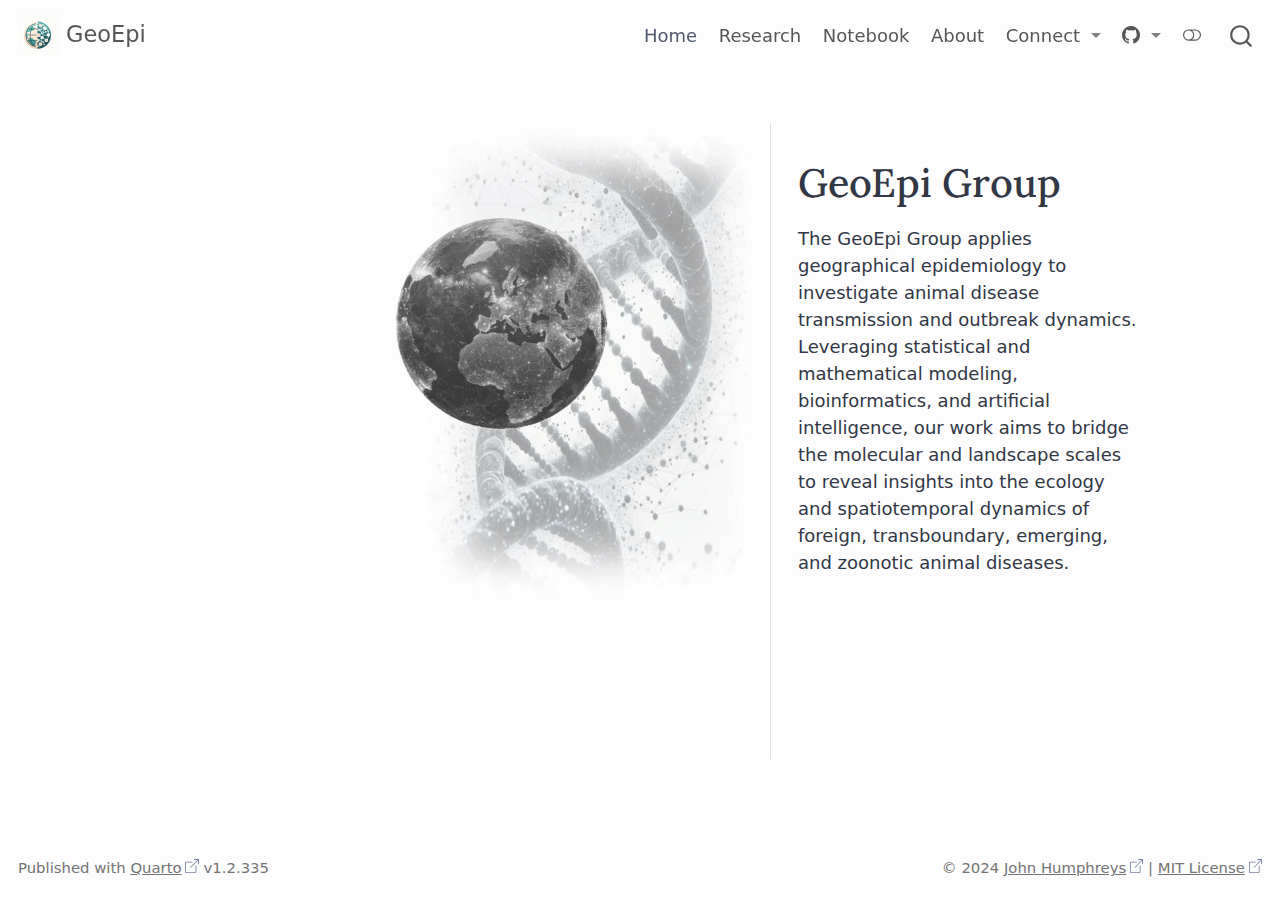
<file: docs/index.html>
<!DOCTYPE html>
<html xmlns="http://www.w3.org/1999/xhtml" lang="en" xml:lang="en"><head>

<meta charset="utf-8">
<meta name="generator" content="quarto-1.2.335">

<meta name="viewport" content="width=device-width, initial-scale=1.0, user-scalable=yes">


<title>GeoEpi</title>
<style>
code{white-space: pre-wrap;}
span.smallcaps{font-variant: small-caps;}
div.columns{display: flex; gap: min(4vw, 1.5em);}
div.column{flex: auto; overflow-x: auto;}
div.hanging-indent{margin-left: 1.5em; text-indent: -1.5em;}
ul.task-list{list-style: none;}
ul.task-list li input[type="checkbox"] {
  width: 0.8em;
  margin: 0 0.8em 0.2em -1.6em;
  vertical-align: middle;
}
</style>


<script src="site_libs/quarto-nav/quarto-nav.js"></script>
<script src="site_libs/quarto-nav/headroom.min.js"></script>
<script src="site_libs/clipboard/clipboard.min.js"></script>
<script src="site_libs/quarto-search/autocomplete.umd.js"></script>
<script src="site_libs/quarto-search/fuse.min.js"></script>
<script src="site_libs/quarto-search/quarto-search.js"></script>
<meta name="quarto:offset" content="./">
<link href="./images/geoepi_logo_xsm.png" rel="icon" type="image/png">
<script src="site_libs/quarto-html/quarto.js"></script>
<script src="site_libs/quarto-html/popper.min.js"></script>
<script src="site_libs/quarto-html/tippy.umd.min.js"></script>
<link href="site_libs/quarto-html/tippy.css" rel="stylesheet">
<link href="site_libs/quarto-html/quarto-syntax-highlighting.css" rel="stylesheet" class="quarto-color-scheme" id="quarto-text-highlighting-styles">
<link href="site_libs/quarto-html/quarto-syntax-highlighting-dark.css" rel="prefetch" class="quarto-color-scheme quarto-color-alternate" id="quarto-text-highlighting-styles">
<script src="site_libs/bootstrap/bootstrap.min.js"></script>
<link href="site_libs/bootstrap/bootstrap-icons.css" rel="stylesheet">
<link href="site_libs/bootstrap/bootstrap.min.css" rel="stylesheet" class="quarto-color-scheme" id="quarto-bootstrap" data-mode="light">
<link href="site_libs/bootstrap/bootstrap-dark.min.css" rel="prefetch" class="quarto-color-scheme quarto-color-alternate" id="quarto-bootstrap" data-mode="dark">
<script id="quarto-search-options" type="application/json">{
  "location": "navbar",
  "copy-button": false,
  "collapse-after": 3,
  "panel-placement": "end",
  "type": "overlay",
  "limit": 20,
  "language": {
    "search-no-results-text": "No results",
    "search-matching-documents-text": "matching documents",
    "search-copy-link-title": "Copy link to search",
    "search-hide-matches-text": "Hide additional matches",
    "search-more-match-text": "more match in this document",
    "search-more-matches-text": "more matches in this document",
    "search-clear-button-title": "Clear",
    "search-detached-cancel-button-title": "Cancel",
    "search-submit-button-title": "Submit"
  }
}</script>
<style>html{ scroll-behavior: smooth; }</style>


<meta property="og:title" content="">
<meta property="og:image" content="https://geoepi.github.io/images\helix.png">
<meta property="og:site-name" content="GeoEpi">
<meta property="og:image:height" content="834">
<meta property="og:image:width" content="631">
</head>

<body class="floating nav-fixed fullcontent">

<div id="quarto-search-results"></div>
  <header id="quarto-header" class="headroom fixed-top">
    <nav class="navbar navbar-expand-lg navbar-dark ">
      <div class="navbar-container container-fluid">
      <div class="navbar-brand-container">
    <a href="./index.html" class="navbar-brand navbar-brand-logo">
    <img src="./images/geoepi_logo_sm.png" alt="" class="navbar-logo">
    </a>
    <a class="navbar-brand" href="./index.html">
    <span class="navbar-title">GeoEpi</span>
    </a>
  </div>
          <button class="navbar-toggler" type="button" data-bs-toggle="collapse" data-bs-target="#navbarCollapse" aria-controls="navbarCollapse" aria-expanded="false" aria-label="Toggle navigation" onclick="if (window.quartoToggleHeadroom) { window.quartoToggleHeadroom(); }">
  <span class="navbar-toggler-icon"></span>
</button>
          <div class="collapse navbar-collapse" id="navbarCollapse">
            <ul class="navbar-nav navbar-nav-scroll ms-auto">
  <li class="nav-item">
    <a class="nav-link active" href="./index.html" aria-current="page">
 <span class="menu-text">Home</span></a>
  </li>  
  <li class="nav-item">
    <a class="nav-link" href="./pindex.html">
 <span class="menu-text">Research</span></a>
  </li>  
  <li class="nav-item">
    <a class="nav-link" href="https://geoepi.github.io/Notebook/">
 <span class="menu-text">Notebook</span></a>
  </li>  
  <li class="nav-item">
    <a class="nav-link" href="./about.html">
 <span class="menu-text">About</span></a>
  </li>  
  <li class="nav-item dropdown ">
    <a class="nav-link dropdown-toggle" href="#" id="nav-menu-connect" role="button" data-bs-toggle="dropdown" aria-expanded="false">
 <span class="menu-text">Connect</span>
    </a>
    <ul class="dropdown-menu dropdown-menu-end" aria-labelledby="nav-menu-connect">    
        <li>
    <a class="dropdown-item" href="https://github.com/geoepi"><i class="bi bi-github" role="img">
</i> 
 <span class="dropdown-text">Group GitHub Site</span></a>
  </li>  
        <li>
    <a class="dropdown-item" href="https://osf.io/hf8t2/"><i class="bi bi-octagon" role="img">
</i> 
 <span class="dropdown-text">Open Science Framework</span></a>
  </li>  
        <li>
    <a class="dropdown-item" href="mailto:john.humphreys@usda.gov"><i class="bi bi-envelope" role="img">
</i> 
 <span class="dropdown-text">john.humphreys@usda.gov</span></a>
  </li>  
    </ul>
  </li>
  <li class="nav-item dropdown ">
    <a class="nav-link dropdown-toggle" href="#" id="nav-menu-bi-github" role="button" data-bs-toggle="dropdown" aria-expanded="false">
      <i class="bi bi-github" role="img">
</i> 
 <span class="menu-text"></span>
    </a>
    <ul class="dropdown-menu dropdown-menu-end" aria-labelledby="nav-menu-bi-github">    
        <li>
    <a class="dropdown-item" href="https://github.com/geoepi/geoepi.github.io">
 <span class="dropdown-text">Site Source Code</span></a>
  </li>  
        <li>
    <a class="dropdown-item" href="https://github.com/geoepi/geoepi.github.io/issues">
 <span class="dropdown-text">Report Site Issue</span></a>
  </li>  
    </ul>
  </li>
</ul>
              <div class="quarto-toggle-container">
                  <a href="" class="quarto-color-scheme-toggle nav-link" onclick="window.quartoToggleColorScheme(); return false;" title="Toggle dark mode"><i class="bi"></i></a>
              </div>
              <div id="quarto-search" class="" title="Search"></div>
          </div> <!-- /navcollapse -->
      </div> <!-- /container-fluid -->
    </nav>
</header>
<!-- content -->
<div id="quarto-content" class="quarto-container page-columns page-rows-contents page-layout-article page-navbar">
<!-- sidebar -->
  <nav id="quarto-sidebar" class="sidebar collapse sidebar-navigation floating overflow-auto">
    
</nav>
<!-- margin-sidebar -->
    
<!-- main -->
<div class="quarto-about-trestles">
  <div class="about-entity">
    <img src="images/helix.png" class="about-image
  rounded " style="width: 20em;">
  </div>
  <div class="about-contents"><main class="content quarto-banner-title-block" id="quarto-document-content">
<div>
<section id="geoepi-group" class="level1">
<h1>GeoEpi Group</h1>
<span style="font-size: 18px;"> The GeoEpi Group applies geographical epidemiology to investigate animal disease transmission and outbreak dynamics. Leveraging statistical and mathematical modeling, bioinformatics, and artificial intelligence, our work aims to bridge the molecular and landscape scales to reveal insights into the ecology and spatiotemporal dynamics of foreign, transboundary, emerging, and zoonotic animal diseases. </span>
<div>


</div></section>
</div></main></div>
</div>
 <!-- /main -->
<script id="quarto-html-after-body" type="application/javascript">
window.document.addEventListener("DOMContentLoaded", function (event) {
  const toggleBodyColorMode = (bsSheetEl) => {
    const mode = bsSheetEl.getAttribute("data-mode");
    const bodyEl = window.document.querySelector("body");
    if (mode === "dark") {
      bodyEl.classList.add("quarto-dark");
      bodyEl.classList.remove("quarto-light");
    } else {
      bodyEl.classList.add("quarto-light");
      bodyEl.classList.remove("quarto-dark");
    }
  }
  const toggleBodyColorPrimary = () => {
    const bsSheetEl = window.document.querySelector("link#quarto-bootstrap");
    if (bsSheetEl) {
      toggleBodyColorMode(bsSheetEl);
    }
  }
  toggleBodyColorPrimary();  
  const disableStylesheet = (stylesheets) => {
    for (let i=0; i < stylesheets.length; i++) {
      const stylesheet = stylesheets[i];
      stylesheet.rel = 'prefetch';
    }
  }
  const enableStylesheet = (stylesheets) => {
    for (let i=0; i < stylesheets.length; i++) {
      const stylesheet = stylesheets[i];
      stylesheet.rel = 'stylesheet';
    }
  }
  const manageTransitions = (selector, allowTransitions) => {
    const els = window.document.querySelectorAll(selector);
    for (let i=0; i < els.length; i++) {
      const el = els[i];
      if (allowTransitions) {
        el.classList.remove('notransition');
      } else {
        el.classList.add('notransition');
      }
    }
  }
  const toggleColorMode = (alternate) => {
    // Switch the stylesheets
    const alternateStylesheets = window.document.querySelectorAll('link.quarto-color-scheme.quarto-color-alternate');
    manageTransitions('#quarto-margin-sidebar .nav-link', false);
    if (alternate) {
      enableStylesheet(alternateStylesheets);
      for (const sheetNode of alternateStylesheets) {
        if (sheetNode.id === "quarto-bootstrap") {
          toggleBodyColorMode(sheetNode);
        }
      }
    } else {
      disableStylesheet(alternateStylesheets);
      toggleBodyColorPrimary();
    }
    manageTransitions('#quarto-margin-sidebar .nav-link', true);
    // Switch the toggles
    const toggles = window.document.querySelectorAll('.quarto-color-scheme-toggle');
    for (let i=0; i < toggles.length; i++) {
      const toggle = toggles[i];
      if (toggle) {
        if (alternate) {
          toggle.classList.add("alternate");     
        } else {
          toggle.classList.remove("alternate");
        }
      }
    }
    // Hack to workaround the fact that safari doesn't
    // properly recolor the scrollbar when toggling (#1455)
    if (navigator.userAgent.indexOf('Safari') > 0 && navigator.userAgent.indexOf('Chrome') == -1) {
      manageTransitions("body", false);
      window.scrollTo(0, 1);
      setTimeout(() => {
        window.scrollTo(0, 0);
        manageTransitions("body", true);
      }, 40);  
    }
  }
  const isFileUrl = () => { 
    return window.location.protocol === 'file:';
  }
  const hasAlternateSentinel = () => {  
    let styleSentinel = getColorSchemeSentinel();
    if (styleSentinel !== null) {
      return styleSentinel === "alternate";
    } else {
      return false;
    }
  }
  const setStyleSentinel = (alternate) => {
    const value = alternate ? "alternate" : "default";
    if (!isFileUrl()) {
      window.localStorage.setItem("quarto-color-scheme", value);
    } else {
      localAlternateSentinel = value;
    }
  }
  const getColorSchemeSentinel = () => {
    if (!isFileUrl()) {
      const storageValue = window.localStorage.getItem("quarto-color-scheme");
      return storageValue != null ? storageValue : localAlternateSentinel;
    } else {
      return localAlternateSentinel;
    }
  }
  let localAlternateSentinel = 'default';
  // Dark / light mode switch
  window.quartoToggleColorScheme = () => {
    // Read the current dark / light value 
    let toAlternate = !hasAlternateSentinel();
    toggleColorMode(toAlternate);
    setStyleSentinel(toAlternate);
  };
  // Ensure there is a toggle, if there isn't float one in the top right
  if (window.document.querySelector('.quarto-color-scheme-toggle') === null) {
    const a = window.document.createElement('a');
    a.classList.add('top-right');
    a.classList.add('quarto-color-scheme-toggle');
    a.href = "";
    a.onclick = function() { try { window.quartoToggleColorScheme(); } catch {} return false; };
    const i = window.document.createElement("i");
    i.classList.add('bi');
    a.appendChild(i);
    window.document.body.appendChild(a);
  }
  // Switch to dark mode if need be
  if (hasAlternateSentinel()) {
    toggleColorMode(true);
  } else {
    toggleColorMode(false);
  }
  const clipboard = new window.ClipboardJS('.code-copy-button', {
    target: function(trigger) {
      return trigger.previousElementSibling;
    }
  });
  clipboard.on('success', function(e) {
    // button target
    const button = e.trigger;
    // don't keep focus
    button.blur();
    // flash "checked"
    button.classList.add('code-copy-button-checked');
    var currentTitle = button.getAttribute("title");
    button.setAttribute("title", "Copied!");
    let tooltip;
    if (window.bootstrap) {
      button.setAttribute("data-bs-toggle", "tooltip");
      button.setAttribute("data-bs-placement", "left");
      button.setAttribute("data-bs-title", "Copied!");
      tooltip = new bootstrap.Tooltip(button, 
        { trigger: "manual", 
          customClass: "code-copy-button-tooltip",
          offset: [0, -8]});
      tooltip.show();    
    }
    setTimeout(function() {
      if (tooltip) {
        tooltip.hide();
        button.removeAttribute("data-bs-title");
        button.removeAttribute("data-bs-toggle");
        button.removeAttribute("data-bs-placement");
      }
      button.setAttribute("title", currentTitle);
      button.classList.remove('code-copy-button-checked');
    }, 1000);
    // clear code selection
    e.clearSelection();
  });
  function tippyHover(el, contentFn) {
    const config = {
      allowHTML: true,
      content: contentFn,
      maxWidth: 500,
      delay: 100,
      arrow: false,
      appendTo: function(el) {
          return el.parentElement;
      },
      interactive: true,
      interactiveBorder: 10,
      theme: 'quarto',
      placement: 'bottom-start'
    };
    window.tippy(el, config); 
  }
  const noterefs = window.document.querySelectorAll('a[role="doc-noteref"]');
  for (var i=0; i<noterefs.length; i++) {
    const ref = noterefs[i];
    tippyHover(ref, function() {
      // use id or data attribute instead here
      let href = ref.getAttribute('data-footnote-href') || ref.getAttribute('href');
      try { href = new URL(href).hash; } catch {}
      const id = href.replace(/^#\/?/, "");
      const note = window.document.getElementById(id);
      return note.innerHTML;
    });
  }
  const findCites = (el) => {
    const parentEl = el.parentElement;
    if (parentEl) {
      const cites = parentEl.dataset.cites;
      if (cites) {
        return {
          el,
          cites: cites.split(' ')
        };
      } else {
        return findCites(el.parentElement)
      }
    } else {
      return undefined;
    }
  };
  var bibliorefs = window.document.querySelectorAll('a[role="doc-biblioref"]');
  for (var i=0; i<bibliorefs.length; i++) {
    const ref = bibliorefs[i];
    const citeInfo = findCites(ref);
    if (citeInfo) {
      tippyHover(citeInfo.el, function() {
        var popup = window.document.createElement('div');
        citeInfo.cites.forEach(function(cite) {
          var citeDiv = window.document.createElement('div');
          citeDiv.classList.add('hanging-indent');
          citeDiv.classList.add('csl-entry');
          var biblioDiv = window.document.getElementById('ref-' + cite);
          if (biblioDiv) {
            citeDiv.innerHTML = biblioDiv.innerHTML;
          }
          popup.appendChild(citeDiv);
        });
        return popup.innerHTML;
      });
    }
  }
    var localhostRegex = new RegExp(/^(?:http|https):\/\/localhost\:?[0-9]*\//);
      var filterRegex = new RegExp(/https:\/\/geoepi\.github\.io/);
    var isInternal = (href) => {
        return filterRegex.test(href) || localhostRegex.test(href);
    }
    // Inspect non-navigation links and adorn them if external
    var links = window.document.querySelectorAll('a:not(.nav-link):not(.navbar-brand):not(.toc-action):not(.sidebar-link):not(.sidebar-item-toggle):not(.pagination-link):not(.no-external):not([aria-hidden]):not(.dropdown-item)');
    for (var i=0; i<links.length; i++) {
      const link = links[i];
      if (!isInternal(link.href)) {
          // target, if specified
          link.setAttribute("target", "_blank");
          // default icon
          link.classList.add("external");
      }
    }
});
</script>
</div> <!-- /content -->
<footer class="footer">
  <div class="nav-footer">
    <div class="nav-footer-left">Published with <a href="https://quarto.org/">Quarto</a> v1.2.335</div>   
    <div class="nav-footer-right">© 2024 <a href="./about">John Humphreys</a> | <a href="./license">MIT License</a></div>
  </div>
</footer>



<script src="site_libs/quarto-html/zenscroll-min.js"></script>
</body></html>
</file>
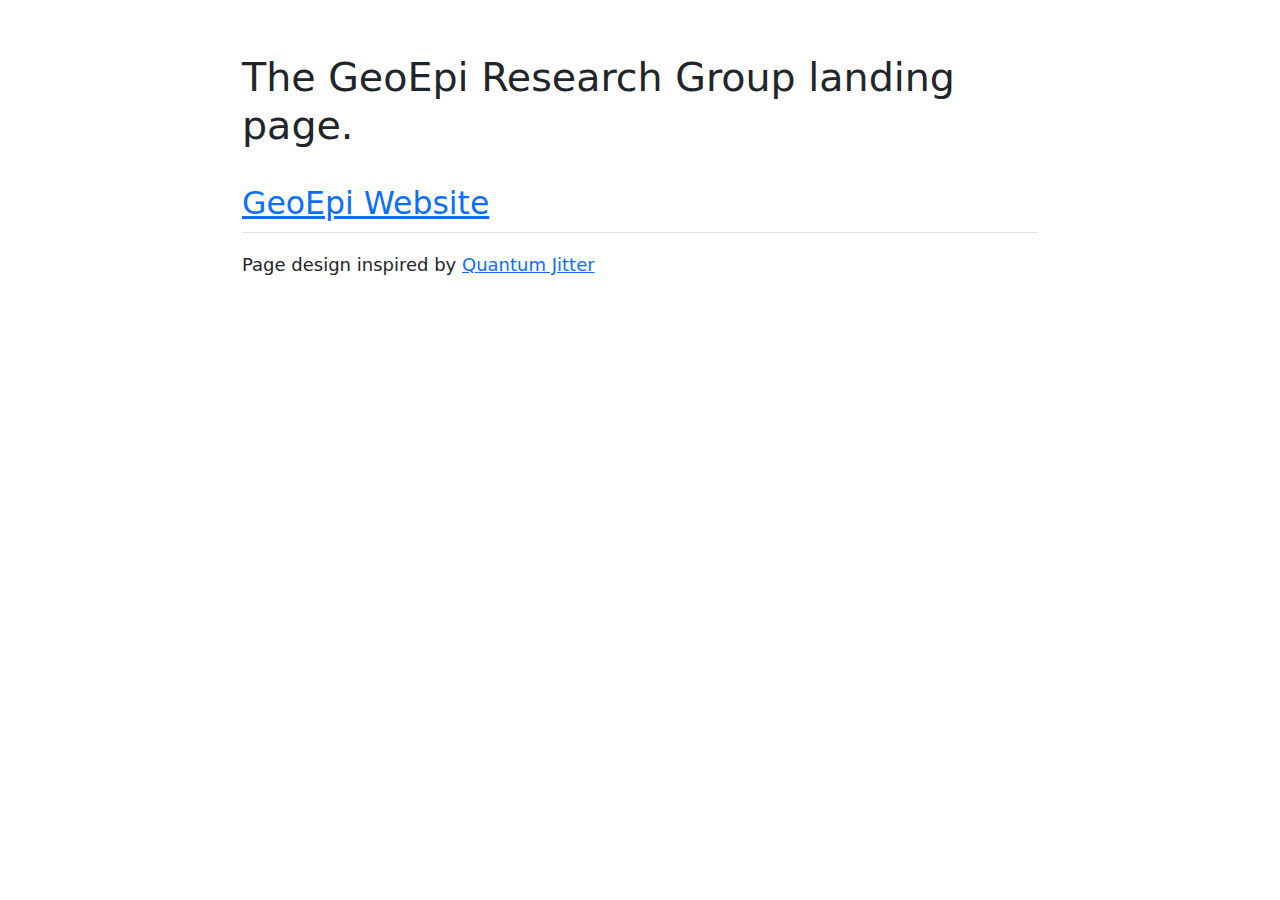
<file: README.html>
<!DOCTYPE html>
<html xmlns="http://www.w3.org/1999/xhtml" lang="en" xml:lang="en"><head>

<meta charset="utf-8">
<meta name="generator" content="quarto-1.2.335">

<meta name="viewport" content="width=device-width, initial-scale=1.0, user-scalable=yes">


<title>readme</title>
<style>
code{white-space: pre-wrap;}
span.smallcaps{font-variant: small-caps;}
div.columns{display: flex; gap: min(4vw, 1.5em);}
div.column{flex: auto; overflow-x: auto;}
div.hanging-indent{margin-left: 1.5em; text-indent: -1.5em;}
ul.task-list{list-style: none;}
ul.task-list li input[type="checkbox"] {
  width: 0.8em;
  margin: 0 0.8em 0.2em -1.6em;
  vertical-align: middle;
}
</style>


<script src="README_files/libs/clipboard/clipboard.min.js"></script>
<script src="README_files/libs/quarto-html/quarto.js"></script>
<script src="README_files/libs/quarto-html/popper.min.js"></script>
<script src="README_files/libs/quarto-html/tippy.umd.min.js"></script>
<script src="README_files/libs/quarto-html/anchor.min.js"></script>
<link href="README_files/libs/quarto-html/tippy.css" rel="stylesheet">
<link href="README_files/libs/quarto-html/quarto-syntax-highlighting.css" rel="stylesheet" id="quarto-text-highlighting-styles">
<script src="README_files/libs/bootstrap/bootstrap.min.js"></script>
<link href="README_files/libs/bootstrap/bootstrap-icons.css" rel="stylesheet">
<link href="README_files/libs/bootstrap/bootstrap.min.css" rel="stylesheet" id="quarto-bootstrap" data-mode="light">


</head>

<body class="fullcontent">

<div id="quarto-content" class="page-columns page-rows-contents page-layout-article">

<main class="content" id="quarto-document-content">



<section id="the-geoepi-research-group-landing-page." class="level1">
<h1>The GeoEpi Research Group landing page.</h1>
<section id="geoepi-website" class="level2">
<h2 class="anchored" data-anchor-id="geoepi-website"><a href="https://geoepi.github.io/">GeoEpi Website</a></h2>
<p>Page design inspired by <a href="https://www.quantumjitter.com/">Quantum Jitter</a></p>
</section>
</section>

</main>
<!-- /main column -->
<script id="quarto-html-after-body" type="application/javascript">
window.document.addEventListener("DOMContentLoaded", function (event) {
  const toggleBodyColorMode = (bsSheetEl) => {
    const mode = bsSheetEl.getAttribute("data-mode");
    const bodyEl = window.document.querySelector("body");
    if (mode === "dark") {
      bodyEl.classList.add("quarto-dark");
      bodyEl.classList.remove("quarto-light");
    } else {
      bodyEl.classList.add("quarto-light");
      bodyEl.classList.remove("quarto-dark");
    }
  }
  const toggleBodyColorPrimary = () => {
    const bsSheetEl = window.document.querySelector("link#quarto-bootstrap");
    if (bsSheetEl) {
      toggleBodyColorMode(bsSheetEl);
    }
  }
  toggleBodyColorPrimary();  
  const icon = "";
  const anchorJS = new window.AnchorJS();
  anchorJS.options = {
    placement: 'right',
    icon: icon
  };
  anchorJS.add('.anchored');
  const clipboard = new window.ClipboardJS('.code-copy-button', {
    target: function(trigger) {
      return trigger.previousElementSibling;
    }
  });
  clipboard.on('success', function(e) {
    // button target
    const button = e.trigger;
    // don't keep focus
    button.blur();
    // flash "checked"
    button.classList.add('code-copy-button-checked');
    var currentTitle = button.getAttribute("title");
    button.setAttribute("title", "Copied!");
    let tooltip;
    if (window.bootstrap) {
      button.setAttribute("data-bs-toggle", "tooltip");
      button.setAttribute("data-bs-placement", "left");
      button.setAttribute("data-bs-title", "Copied!");
      tooltip = new bootstrap.Tooltip(button, 
        { trigger: "manual", 
          customClass: "code-copy-button-tooltip",
          offset: [0, -8]});
      tooltip.show();    
    }
    setTimeout(function() {
      if (tooltip) {
        tooltip.hide();
        button.removeAttribute("data-bs-title");
        button.removeAttribute("data-bs-toggle");
        button.removeAttribute("data-bs-placement");
      }
      button.setAttribute("title", currentTitle);
      button.classList.remove('code-copy-button-checked');
    }, 1000);
    // clear code selection
    e.clearSelection();
  });
  function tippyHover(el, contentFn) {
    const config = {
      allowHTML: true,
      content: contentFn,
      maxWidth: 500,
      delay: 100,
      arrow: false,
      appendTo: function(el) {
          return el.parentElement;
      },
      interactive: true,
      interactiveBorder: 10,
      theme: 'quarto',
      placement: 'bottom-start'
    };
    window.tippy(el, config); 
  }
  const noterefs = window.document.querySelectorAll('a[role="doc-noteref"]');
  for (var i=0; i<noterefs.length; i++) {
    const ref = noterefs[i];
    tippyHover(ref, function() {
      // use id or data attribute instead here
      let href = ref.getAttribute('data-footnote-href') || ref.getAttribute('href');
      try { href = new URL(href).hash; } catch {}
      const id = href.replace(/^#\/?/, "");
      const note = window.document.getElementById(id);
      return note.innerHTML;
    });
  }
  const findCites = (el) => {
    const parentEl = el.parentElement;
    if (parentEl) {
      const cites = parentEl.dataset.cites;
      if (cites) {
        return {
          el,
          cites: cites.split(' ')
        };
      } else {
        return findCites(el.parentElement)
      }
    } else {
      return undefined;
    }
  };
  var bibliorefs = window.document.querySelectorAll('a[role="doc-biblioref"]');
  for (var i=0; i<bibliorefs.length; i++) {
    const ref = bibliorefs[i];
    const citeInfo = findCites(ref);
    if (citeInfo) {
      tippyHover(citeInfo.el, function() {
        var popup = window.document.createElement('div');
        citeInfo.cites.forEach(function(cite) {
          var citeDiv = window.document.createElement('div');
          citeDiv.classList.add('hanging-indent');
          citeDiv.classList.add('csl-entry');
          var biblioDiv = window.document.getElementById('ref-' + cite);
          if (biblioDiv) {
            citeDiv.innerHTML = biblioDiv.innerHTML;
          }
          popup.appendChild(citeDiv);
        });
        return popup.innerHTML;
      });
    }
  }
});
</script>
</div> <!-- /content -->



</body></html>
</file>
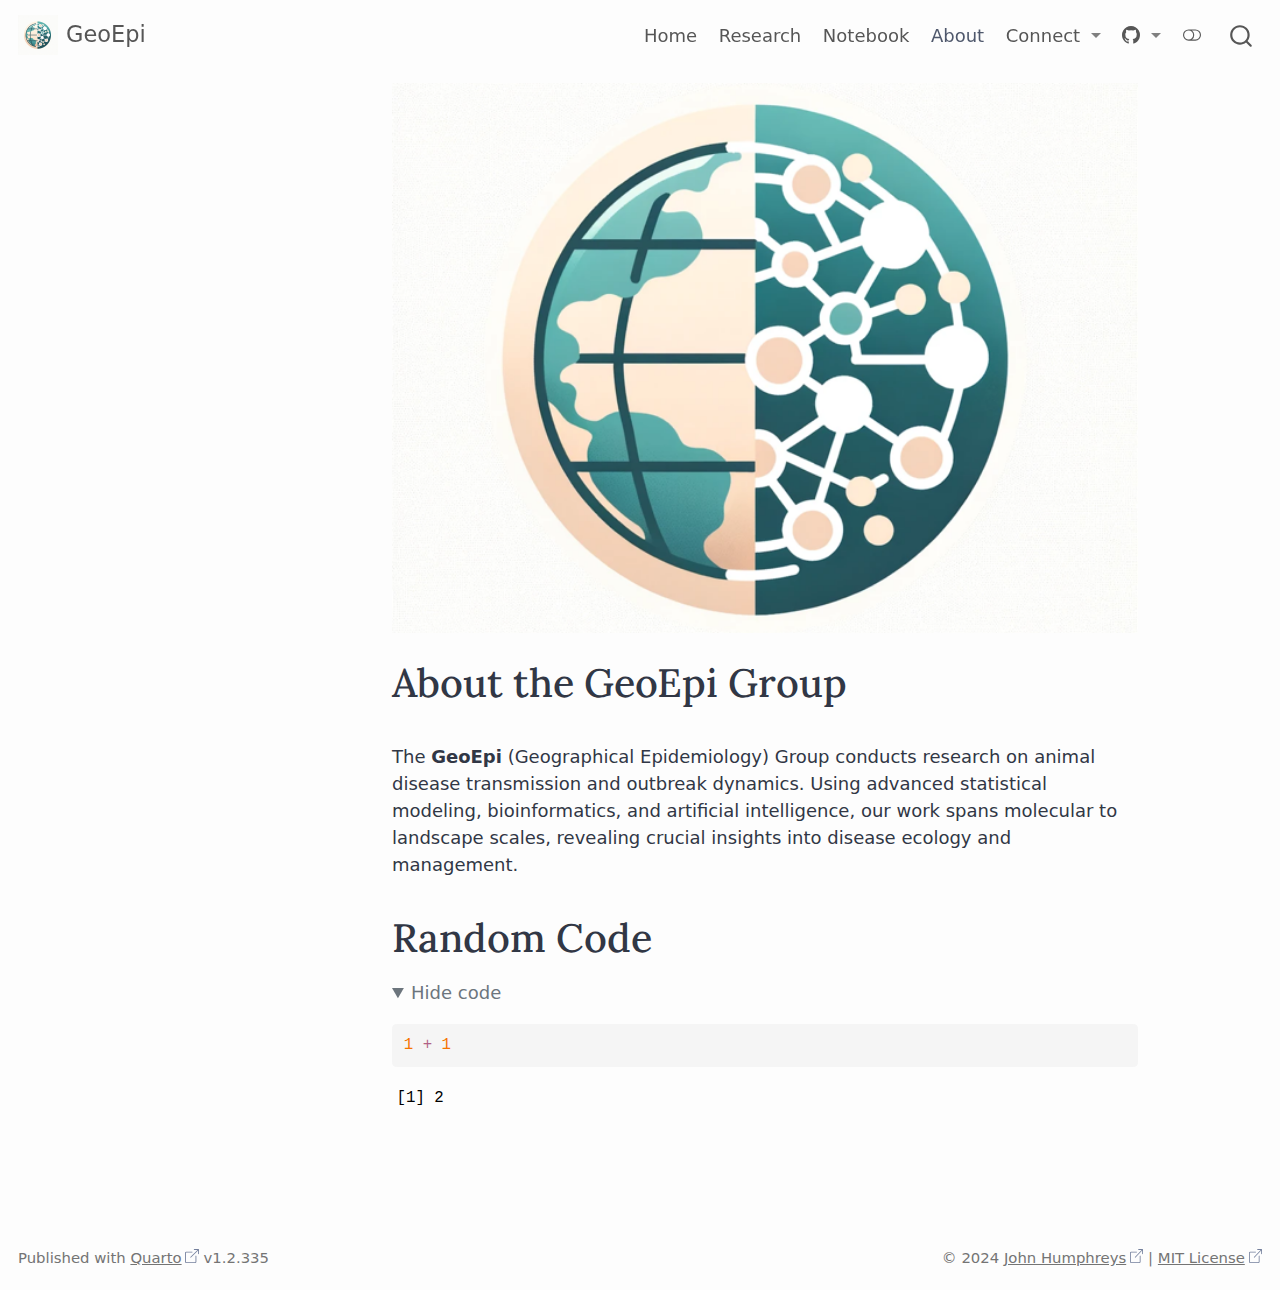
<file: docs/about.html>
<!DOCTYPE html>
<html xmlns="http://www.w3.org/1999/xhtml" lang="en" xml:lang="en"><head>

<meta charset="utf-8">
<meta name="generator" content="quarto-1.2.335">

<meta name="viewport" content="width=device-width, initial-scale=1.0, user-scalable=yes">


<title>GeoEpi - About the GeoEpi Group</title>
<style>
code{white-space: pre-wrap;}
span.smallcaps{font-variant: small-caps;}
div.columns{display: flex; gap: min(4vw, 1.5em);}
div.column{flex: auto; overflow-x: auto;}
div.hanging-indent{margin-left: 1.5em; text-indent: -1.5em;}
ul.task-list{list-style: none;}
ul.task-list li input[type="checkbox"] {
  width: 0.8em;
  margin: 0 0.8em 0.2em -1.6em;
  vertical-align: middle;
}
pre > code.sourceCode { white-space: pre; position: relative; }
pre > code.sourceCode > span { display: inline-block; line-height: 1.25; }
pre > code.sourceCode > span:empty { height: 1.2em; }
.sourceCode { overflow: visible; }
code.sourceCode > span { color: inherit; text-decoration: inherit; }
div.sourceCode { margin: 1em 0; }
pre.sourceCode { margin: 0; }
@media screen {
div.sourceCode { overflow: auto; }
}
@media print {
pre > code.sourceCode { white-space: pre-wrap; }
pre > code.sourceCode > span { text-indent: -5em; padding-left: 5em; }
}
pre.numberSource code
  { counter-reset: source-line 0; }
pre.numberSource code > span
  { position: relative; left: -4em; counter-increment: source-line; }
pre.numberSource code > span > a:first-child::before
  { content: counter(source-line);
    position: relative; left: -1em; text-align: right; vertical-align: baseline;
    border: none; display: inline-block;
    -webkit-touch-callout: none; -webkit-user-select: none;
    -khtml-user-select: none; -moz-user-select: none;
    -ms-user-select: none; user-select: none;
    padding: 0 4px; width: 4em;
    color: #aaaaaa;
  }
pre.numberSource { margin-left: 3em; border-left: 1px solid #aaaaaa;  padding-left: 4px; }
div.sourceCode
  {   }
@media screen {
pre > code.sourceCode > span > a:first-child::before { text-decoration: underline; }
}
code span.al { color: #ff0000; font-weight: bold; } /* Alert */
code span.an { color: #60a0b0; font-weight: bold; font-style: italic; } /* Annotation */
code span.at { color: #7d9029; } /* Attribute */
code span.bn { color: #40a070; } /* BaseN */
code span.bu { color: #008000; } /* BuiltIn */
code span.cf { color: #007020; font-weight: bold; } /* ControlFlow */
code span.ch { color: #4070a0; } /* Char */
code span.cn { color: #880000; } /* Constant */
code span.co { color: #60a0b0; font-style: italic; } /* Comment */
code span.cv { color: #60a0b0; font-weight: bold; font-style: italic; } /* CommentVar */
code span.do { color: #ba2121; font-style: italic; } /* Documentation */
code span.dt { color: #902000; } /* DataType */
code span.dv { color: #40a070; } /* DecVal */
code span.er { color: #ff0000; font-weight: bold; } /* Error */
code span.ex { } /* Extension */
code span.fl { color: #40a070; } /* Float */
code span.fu { color: #06287e; } /* Function */
code span.im { color: #008000; font-weight: bold; } /* Import */
code span.in { color: #60a0b0; font-weight: bold; font-style: italic; } /* Information */
code span.kw { color: #007020; font-weight: bold; } /* Keyword */
code span.op { color: #666666; } /* Operator */
code span.ot { color: #007020; } /* Other */
code span.pp { color: #bc7a00; } /* Preprocessor */
code span.sc { color: #4070a0; } /* SpecialChar */
code span.ss { color: #bb6688; } /* SpecialString */
code span.st { color: #4070a0; } /* String */
code span.va { color: #19177c; } /* Variable */
code span.vs { color: #4070a0; } /* VerbatimString */
code span.wa { color: #60a0b0; font-weight: bold; font-style: italic; } /* Warning */
</style>


<script src="site_libs/quarto-nav/quarto-nav.js"></script>
<script src="site_libs/quarto-nav/headroom.min.js"></script>
<script src="site_libs/clipboard/clipboard.min.js"></script>
<script src="site_libs/quarto-search/autocomplete.umd.js"></script>
<script src="site_libs/quarto-search/fuse.min.js"></script>
<script src="site_libs/quarto-search/quarto-search.js"></script>
<meta name="quarto:offset" content="./">
<link href="./images/geoepi_logo_xsm.png" rel="icon" type="image/png">
<script src="site_libs/quarto-html/quarto.js"></script>
<script src="site_libs/quarto-html/popper.min.js"></script>
<script src="site_libs/quarto-html/tippy.umd.min.js"></script>
<link href="site_libs/quarto-html/tippy.css" rel="stylesheet">
<link href="site_libs/quarto-html/quarto-syntax-highlighting.css" rel="stylesheet" class="quarto-color-scheme" id="quarto-text-highlighting-styles">
<link href="site_libs/quarto-html/quarto-syntax-highlighting-dark.css" rel="prefetch" class="quarto-color-scheme quarto-color-alternate" id="quarto-text-highlighting-styles">
<script src="site_libs/bootstrap/bootstrap.min.js"></script>
<link href="site_libs/bootstrap/bootstrap-icons.css" rel="stylesheet">
<link href="site_libs/bootstrap/bootstrap.min.css" rel="stylesheet" class="quarto-color-scheme" id="quarto-bootstrap" data-mode="light">
<link href="site_libs/bootstrap/bootstrap-dark.min.css" rel="prefetch" class="quarto-color-scheme quarto-color-alternate" id="quarto-bootstrap" data-mode="dark">
<script id="quarto-search-options" type="application/json">{
  "location": "navbar",
  "copy-button": false,
  "collapse-after": 3,
  "panel-placement": "end",
  "type": "overlay",
  "limit": 20,
  "language": {
    "search-no-results-text": "No results",
    "search-matching-documents-text": "matching documents",
    "search-copy-link-title": "Copy link to search",
    "search-hide-matches-text": "Hide additional matches",
    "search-more-match-text": "more match in this document",
    "search-more-matches-text": "more matches in this document",
    "search-clear-button-title": "Clear",
    "search-detached-cancel-button-title": "Cancel",
    "search-submit-button-title": "Submit"
  }
}</script>
<style>html{ scroll-behavior: smooth; }</style>


<link rel="stylesheet" href="styles.css">
<meta property="og:title" content="GeoEpi - About the GeoEpi Group">
<meta property="og:description" content="The GeoEpi (Geographical Epidemiology) Group conducts research on animal disease transmission and outbreak dynamics.">
<meta property="og:image" content="https://geoepi.github.io/images\geoepi_logo_sm.png">
<meta property="og:site-name" content="GeoEpi">
<meta property="og:image:height" content="640">
<meta property="og:image:width" content="640">
</head>

<body class="floating nav-fixed fullcontent">

<div id="quarto-search-results"></div>
  <header id="quarto-header" class="headroom fixed-top">
    <nav class="navbar navbar-expand-lg navbar-dark ">
      <div class="navbar-container container-fluid">
      <div class="navbar-brand-container">
    <a href="./index.html" class="navbar-brand navbar-brand-logo">
    <img src="./images/geoepi_logo_sm.png" alt="" class="navbar-logo">
    </a>
    <a class="navbar-brand" href="./index.html">
    <span class="navbar-title">GeoEpi</span>
    </a>
  </div>
          <button class="navbar-toggler" type="button" data-bs-toggle="collapse" data-bs-target="#navbarCollapse" aria-controls="navbarCollapse" aria-expanded="false" aria-label="Toggle navigation" onclick="if (window.quartoToggleHeadroom) { window.quartoToggleHeadroom(); }">
  <span class="navbar-toggler-icon"></span>
</button>
          <div class="collapse navbar-collapse" id="navbarCollapse">
            <ul class="navbar-nav navbar-nav-scroll ms-auto">
  <li class="nav-item">
    <a class="nav-link" href="./index.html">
 <span class="menu-text">Home</span></a>
  </li>  
  <li class="nav-item">
    <a class="nav-link" href="./pindex.html">
 <span class="menu-text">Research</span></a>
  </li>  
  <li class="nav-item">
    <a class="nav-link" href="https://geoepi.github.io/Notebook/">
 <span class="menu-text">Notebook</span></a>
  </li>  
  <li class="nav-item">
    <a class="nav-link active" href="./about.html" aria-current="page">
 <span class="menu-text">About</span></a>
  </li>  
  <li class="nav-item dropdown ">
    <a class="nav-link dropdown-toggle" href="#" id="nav-menu-connect" role="button" data-bs-toggle="dropdown" aria-expanded="false">
 <span class="menu-text">Connect</span>
    </a>
    <ul class="dropdown-menu dropdown-menu-end" aria-labelledby="nav-menu-connect">    
        <li>
    <a class="dropdown-item" href="https://github.com/geoepi"><i class="bi bi-github" role="img">
</i> 
 <span class="dropdown-text">Group GitHub Site</span></a>
  </li>  
        <li>
    <a class="dropdown-item" href="https://osf.io/hf8t2/"><i class="bi bi-octagon" role="img">
</i> 
 <span class="dropdown-text">Open Science Framework</span></a>
  </li>  
        <li>
    <a class="dropdown-item" href="mailto:john.humphreys@usda.gov"><i class="bi bi-envelope" role="img">
</i> 
 <span class="dropdown-text">john.humphreys@usda.gov</span></a>
  </li>  
    </ul>
  </li>
  <li class="nav-item dropdown ">
    <a class="nav-link dropdown-toggle" href="#" id="nav-menu-bi-github" role="button" data-bs-toggle="dropdown" aria-expanded="false">
      <i class="bi bi-github" role="img">
</i> 
 <span class="menu-text"></span>
    </a>
    <ul class="dropdown-menu dropdown-menu-end" aria-labelledby="nav-menu-bi-github">    
        <li>
    <a class="dropdown-item" href="https://github.com/geoepi/geoepi.github.io">
 <span class="dropdown-text">Site Source Code</span></a>
  </li>  
        <li>
    <a class="dropdown-item" href="https://github.com/geoepi/geoepi.github.io/issues">
 <span class="dropdown-text">Report Site Issue</span></a>
  </li>  
    </ul>
  </li>
</ul>
              <div class="quarto-toggle-container">
                  <a href="" class="quarto-color-scheme-toggle nav-link" onclick="window.quartoToggleColorScheme(); return false;" title="Toggle dark mode"><i class="bi"></i></a>
              </div>
              <div id="quarto-search" class="" title="Search"></div>
          </div> <!-- /navcollapse -->
      </div> <!-- /container-fluid -->
    </nav>
</header>
<!-- content -->
<div id="quarto-content" class="quarto-container page-columns page-rows-contents page-layout-article page-navbar">
<!-- sidebar -->
  <nav id="quarto-sidebar" class="sidebar collapse sidebar-navigation floating overflow-auto">
    
</nav>
<!-- margin-sidebar -->
    
<!-- main -->
<div class="quarto-about-marquee">
  <div class="about-image-container">
    <img src="images/geoepi_logo_sm.png" class="about-image " style="width: 100%;">
  </div>
  <div class="about-contents">
    <header id="title-block-header" class="quarto-title-block default">
<div class="quarto-title">
<h1 class="title">About the GeoEpi Group</h1>
</div>
<div class="quarto-title-meta">
  </div>
</header> <main class="content" id="quarto-document-content">
<p>The <strong>GeoEpi</strong> (Geographical Epidemiology) Group conducts research on animal disease transmission and outbreak dynamics. Using advanced statistical modeling, bioinformatics, and artificial intelligence, our work spans molecular to landscape scales, revealing crucial insights into disease ecology and management.</p>
<section id="random-code" class="level1">
<h1>Random Code</h1>
<div class="cell">
<details open="">
<summary>Hide code</summary>
<div class="sourceCode cell-code" id="cb1"><pre class="sourceCode r code-with-copy"><code class="sourceCode r"><span id="cb1-1"><a href="#cb1-1" aria-hidden="true" tabindex="-1"></a><span class="dv">1</span> <span class="sc">+</span> <span class="dv">1</span></span></code><button title="Copy to Clipboard" class="code-copy-button"><i class="bi"></i></button></pre></div>
</details>
<div class="cell-output cell-output-stdout">
<pre><code>[1] 2</code></pre>
</div>
</div>


</section>
</main> 
  </div>
</div>
 <!-- /main -->
<script id="quarto-html-after-body" type="application/javascript">
window.document.addEventListener("DOMContentLoaded", function (event) {
  const toggleBodyColorMode = (bsSheetEl) => {
    const mode = bsSheetEl.getAttribute("data-mode");
    const bodyEl = window.document.querySelector("body");
    if (mode === "dark") {
      bodyEl.classList.add("quarto-dark");
      bodyEl.classList.remove("quarto-light");
    } else {
      bodyEl.classList.add("quarto-light");
      bodyEl.classList.remove("quarto-dark");
    }
  }
  const toggleBodyColorPrimary = () => {
    const bsSheetEl = window.document.querySelector("link#quarto-bootstrap");
    if (bsSheetEl) {
      toggleBodyColorMode(bsSheetEl);
    }
  }
  toggleBodyColorPrimary();  
  const disableStylesheet = (stylesheets) => {
    for (let i=0; i < stylesheets.length; i++) {
      const stylesheet = stylesheets[i];
      stylesheet.rel = 'prefetch';
    }
  }
  const enableStylesheet = (stylesheets) => {
    for (let i=0; i < stylesheets.length; i++) {
      const stylesheet = stylesheets[i];
      stylesheet.rel = 'stylesheet';
    }
  }
  const manageTransitions = (selector, allowTransitions) => {
    const els = window.document.querySelectorAll(selector);
    for (let i=0; i < els.length; i++) {
      const el = els[i];
      if (allowTransitions) {
        el.classList.remove('notransition');
      } else {
        el.classList.add('notransition');
      }
    }
  }
  const toggleColorMode = (alternate) => {
    // Switch the stylesheets
    const alternateStylesheets = window.document.querySelectorAll('link.quarto-color-scheme.quarto-color-alternate');
    manageTransitions('#quarto-margin-sidebar .nav-link', false);
    if (alternate) {
      enableStylesheet(alternateStylesheets);
      for (const sheetNode of alternateStylesheets) {
        if (sheetNode.id === "quarto-bootstrap") {
          toggleBodyColorMode(sheetNode);
        }
      }
    } else {
      disableStylesheet(alternateStylesheets);
      toggleBodyColorPrimary();
    }
    manageTransitions('#quarto-margin-sidebar .nav-link', true);
    // Switch the toggles
    const toggles = window.document.querySelectorAll('.quarto-color-scheme-toggle');
    for (let i=0; i < toggles.length; i++) {
      const toggle = toggles[i];
      if (toggle) {
        if (alternate) {
          toggle.classList.add("alternate");     
        } else {
          toggle.classList.remove("alternate");
        }
      }
    }
    // Hack to workaround the fact that safari doesn't
    // properly recolor the scrollbar when toggling (#1455)
    if (navigator.userAgent.indexOf('Safari') > 0 && navigator.userAgent.indexOf('Chrome') == -1) {
      manageTransitions("body", false);
      window.scrollTo(0, 1);
      setTimeout(() => {
        window.scrollTo(0, 0);
        manageTransitions("body", true);
      }, 40);  
    }
  }
  const isFileUrl = () => { 
    return window.location.protocol === 'file:';
  }
  const hasAlternateSentinel = () => {  
    let styleSentinel = getColorSchemeSentinel();
    if (styleSentinel !== null) {
      return styleSentinel === "alternate";
    } else {
      return false;
    }
  }
  const setStyleSentinel = (alternate) => {
    const value = alternate ? "alternate" : "default";
    if (!isFileUrl()) {
      window.localStorage.setItem("quarto-color-scheme", value);
    } else {
      localAlternateSentinel = value;
    }
  }
  const getColorSchemeSentinel = () => {
    if (!isFileUrl()) {
      const storageValue = window.localStorage.getItem("quarto-color-scheme");
      return storageValue != null ? storageValue : localAlternateSentinel;
    } else {
      return localAlternateSentinel;
    }
  }
  let localAlternateSentinel = 'default';
  // Dark / light mode switch
  window.quartoToggleColorScheme = () => {
    // Read the current dark / light value 
    let toAlternate = !hasAlternateSentinel();
    toggleColorMode(toAlternate);
    setStyleSentinel(toAlternate);
  };
  // Ensure there is a toggle, if there isn't float one in the top right
  if (window.document.querySelector('.quarto-color-scheme-toggle') === null) {
    const a = window.document.createElement('a');
    a.classList.add('top-right');
    a.classList.add('quarto-color-scheme-toggle');
    a.href = "";
    a.onclick = function() { try { window.quartoToggleColorScheme(); } catch {} return false; };
    const i = window.document.createElement("i");
    i.classList.add('bi');
    a.appendChild(i);
    window.document.body.appendChild(a);
  }
  // Switch to dark mode if need be
  if (hasAlternateSentinel()) {
    toggleColorMode(true);
  } else {
    toggleColorMode(false);
  }
  const clipboard = new window.ClipboardJS('.code-copy-button', {
    target: function(trigger) {
      return trigger.previousElementSibling;
    }
  });
  clipboard.on('success', function(e) {
    // button target
    const button = e.trigger;
    // don't keep focus
    button.blur();
    // flash "checked"
    button.classList.add('code-copy-button-checked');
    var currentTitle = button.getAttribute("title");
    button.setAttribute("title", "Copied!");
    let tooltip;
    if (window.bootstrap) {
      button.setAttribute("data-bs-toggle", "tooltip");
      button.setAttribute("data-bs-placement", "left");
      button.setAttribute("data-bs-title", "Copied!");
      tooltip = new bootstrap.Tooltip(button, 
        { trigger: "manual", 
          customClass: "code-copy-button-tooltip",
          offset: [0, -8]});
      tooltip.show();    
    }
    setTimeout(function() {
      if (tooltip) {
        tooltip.hide();
        button.removeAttribute("data-bs-title");
        button.removeAttribute("data-bs-toggle");
        button.removeAttribute("data-bs-placement");
      }
      button.setAttribute("title", currentTitle);
      button.classList.remove('code-copy-button-checked');
    }, 1000);
    // clear code selection
    e.clearSelection();
  });
  function tippyHover(el, contentFn) {
    const config = {
      allowHTML: true,
      content: contentFn,
      maxWidth: 500,
      delay: 100,
      arrow: false,
      appendTo: function(el) {
          return el.parentElement;
      },
      interactive: true,
      interactiveBorder: 10,
      theme: 'quarto',
      placement: 'bottom-start'
    };
    window.tippy(el, config); 
  }
  const noterefs = window.document.querySelectorAll('a[role="doc-noteref"]');
  for (var i=0; i<noterefs.length; i++) {
    const ref = noterefs[i];
    tippyHover(ref, function() {
      // use id or data attribute instead here
      let href = ref.getAttribute('data-footnote-href') || ref.getAttribute('href');
      try { href = new URL(href).hash; } catch {}
      const id = href.replace(/^#\/?/, "");
      const note = window.document.getElementById(id);
      return note.innerHTML;
    });
  }
  const findCites = (el) => {
    const parentEl = el.parentElement;
    if (parentEl) {
      const cites = parentEl.dataset.cites;
      if (cites) {
        return {
          el,
          cites: cites.split(' ')
        };
      } else {
        return findCites(el.parentElement)
      }
    } else {
      return undefined;
    }
  };
  var bibliorefs = window.document.querySelectorAll('a[role="doc-biblioref"]');
  for (var i=0; i<bibliorefs.length; i++) {
    const ref = bibliorefs[i];
    const citeInfo = findCites(ref);
    if (citeInfo) {
      tippyHover(citeInfo.el, function() {
        var popup = window.document.createElement('div');
        citeInfo.cites.forEach(function(cite) {
          var citeDiv = window.document.createElement('div');
          citeDiv.classList.add('hanging-indent');
          citeDiv.classList.add('csl-entry');
          var biblioDiv = window.document.getElementById('ref-' + cite);
          if (biblioDiv) {
            citeDiv.innerHTML = biblioDiv.innerHTML;
          }
          popup.appendChild(citeDiv);
        });
        return popup.innerHTML;
      });
    }
  }
    var localhostRegex = new RegExp(/^(?:http|https):\/\/localhost\:?[0-9]*\//);
      var filterRegex = new RegExp(/https:\/\/geoepi\.github\.io/);
    var isInternal = (href) => {
        return filterRegex.test(href) || localhostRegex.test(href);
    }
    // Inspect non-navigation links and adorn them if external
    var links = window.document.querySelectorAll('a:not(.nav-link):not(.navbar-brand):not(.toc-action):not(.sidebar-link):not(.sidebar-item-toggle):not(.pagination-link):not(.no-external):not([aria-hidden]):not(.dropdown-item)');
    for (var i=0; i<links.length; i++) {
      const link = links[i];
      if (!isInternal(link.href)) {
          // target, if specified
          link.setAttribute("target", "_blank");
          // default icon
          link.classList.add("external");
      }
    }
});
</script>
</div> <!-- /content -->
<footer class="footer">
  <div class="nav-footer">
    <div class="nav-footer-left">Published with <a href="https://quarto.org/">Quarto</a> v1.2.335</div>   
    <div class="nav-footer-right">© 2024 <a href="./about">John Humphreys</a> | <a href="./license">MIT License</a></div>
  </div>
</footer>



<script src="site_libs/quarto-html/zenscroll-min.js"></script>
</body></html>
</file>
<file: docs/site_libs/quarto-html/tippy.css>
.tippy-box[data-animation=fade][data-state=hidden]{opacity:0}[data-tippy-root]{max-width:calc(100vw - 10px)}.tippy-box{position:relative;background-color:#333;color:#fff;border-radius:4px;font-size:14px;line-height:1.4;white-space:normal;outline:0;transition-property:transform,visibility,opacity}.tippy-box[data-placement^=top]>.tippy-arrow{bottom:0}.tippy-box[data-placement^=top]>.tippy-arrow:before{bottom:-7px;left:0;border-width:8px 8px 0;border-top-color:initial;transform-origin:center top}.tippy-box[data-placement^=bottom]>.tippy-arrow{top:0}.tippy-box[data-placement^=bottom]>.tippy-arrow:before{top:-7px;left:0;border-width:0 8px 8px;border-bottom-color:initial;transform-origin:center bottom}.tippy-box[data-placement^=left]>.tippy-arrow{right:0}.tippy-box[data-placement^=left]>.tippy-arrow:before{border-width:8px 0 8px 8px;border-left-color:initial;right:-7px;transform-origin:center left}.tippy-box[data-placement^=right]>.tippy-arrow{left:0}.tippy-box[data-placement^=right]>.tippy-arrow:before{left:-7px;border-width:8px 8px 8px 0;border-right-color:initial;transform-origin:center right}.tippy-box[data-inertia][data-state=visible]{transition-timing-function:cubic-bezier(.54,1.5,.38,1.11)}.tippy-arrow{width:16px;height:16px;color:#333}.tippy-arrow:before{content:"";position:absolute;border-color:transparent;border-style:solid}.tippy-content{position:relative;padding:5px 9px;z-index:1}
</file>
<file: docs/site_libs/quarto-html/quarto-syntax-highlighting.css>
/* quarto syntax highlight colors */
:root {
  --quarto-hl-kw-color: #3c3836;
  --quarto-hl-fu-color: #689d6a;
  --quarto-hl-va-color: #458588;
  --quarto-hl-cf-color: #cc241d;
  --quarto-hl-op-color: #3c3836;
  --quarto-hl-bu-color: #d65d0e;
  --quarto-hl-ex-color: #689d6a;
  --quarto-hl-pp-color: #d65d0e;
  --quarto-hl-at-color: #d79921;
  --quarto-hl-ch-color: #b16286;
  --quarto-hl-sc-color: #b16286;
  --quarto-hl-st-color: #98971a;
  --quarto-hl-vs-color: #98971a;
  --quarto-hl-ss-color: #98971a;
  --quarto-hl-im-color: #689d6a;
  --quarto-hl-dt-color: #d79921;
  --quarto-hl-dv-color: #f67400;
  --quarto-hl-bn-color: #f67400;
  --quarto-hl-fl-color: #f67400;
  --quarto-hl-cn-color: #b16286;
  --quarto-hl-co-color: #928374;
  --quarto-hl-do-color: #98971a;
  --quarto-hl-an-color: #98971a;
  --quarto-hl-cv-color: #928374;
  --quarto-hl-re-color: #928374;
  --quarto-hl-in-color: #282828;
  --quarto-hl-wa-color: #282828;
  --quarto-hl-al-color: #282828;
  --quarto-hl-er-color: #cc241d;
}

/* other quarto variables */
:root {
  --quarto-font-monospace: SFMono-Regular, Menlo, Monaco, Consolas, "Liberation Mono", "Courier New", monospace;
}

pre > code.sourceCode > span {
  color: #3c3836;
}

code span {
  color: #3c3836;
}

code.sourceCode > span {
  color: #3c3836;
}

div.sourceCode,
div.sourceCode pre.sourceCode {
  color: #3c3836;
}

code span.kw {
  color: #3c3836;
  font-weight: bold;
}

code span.fu {
  color: #689d6a;
}

code span.va {
  color: #458588;
}

code span.cf {
  color: #cc241d;
  font-weight: bold;
}

code span.op {
  color: #3c3836;
}

code span.bu {
  color: #d65d0e;
}

code span.ex {
  color: #689d6a;
  font-weight: bold;
}

code span.pp {
  color: #d65d0e;
}

code span.at {
  color: #d79921;
}

code span.ch {
  color: #b16286;
}

code span.sc {
  color: #b16286;
}

code span.st {
  color: #98971a;
}

code span.vs {
  color: #98971a;
}

code span.ss {
  color: #98971a;
}

code span.im {
  color: #689d6a;
}

code span.dt {
  color: #d79921;
}

code span.dv {
  color: #f67400;
}

code span.bn {
  color: #f67400;
}

code span.fl {
  color: #f67400;
}

code span.cn {
  color: #b16286;
  font-weight: bold;
}

code span.co {
  color: #928374;
}

code span.do {
  color: #98971a;
}

code span.an {
  color: #98971a;
}

code span.cv {
  color: #928374;
}

code span.re {
  color: #928374;
}

code span.in {
  color: #282828;
}

code span.wa {
  color: #282828;
}

code span.al {
  color: #282828;
  font-weight: bold;
}

code span.er {
  color: #cc241d;
  text-decoration: underline;
}

.prevent-inlining {
  content: "</";
}

/*# sourceMappingURL=debc5d5d77c3f9108843748ff7464032.css.map */
</file>
<file: docs/site_libs/quarto-html/quarto-syntax-highlighting-dark.css>
/* quarto syntax highlight colors */
:root {
  --quarto-hl-kw-color: #ebdbb2;
  --quarto-hl-fu-color: #689d6a;
  --quarto-hl-va-color: #458588;
  --quarto-hl-cf-color: #cc241d;
  --quarto-hl-op-color: #ebdbb2;
  --quarto-hl-bu-color: #d65d0e;
  --quarto-hl-ex-color: #689d6a;
  --quarto-hl-pp-color: #d65d0e;
  --quarto-hl-at-color: #d79921;
  --quarto-hl-ch-color: #b16286;
  --quarto-hl-sc-color: #b16286;
  --quarto-hl-st-color: #98971a;
  --quarto-hl-vs-color: #98971a;
  --quarto-hl-ss-color: #98971a;
  --quarto-hl-im-color: #689d6a;
  --quarto-hl-dt-color: #d79921;
  --quarto-hl-dv-color: #f67400;
  --quarto-hl-bn-color: #f67400;
  --quarto-hl-fl-color: #f67400;
  --quarto-hl-cn-color: #b16286;
  --quarto-hl-co-color: #928374;
  --quarto-hl-do-color: #98971a;
  --quarto-hl-an-color: #98971a;
  --quarto-hl-cv-color: #928374;
  --quarto-hl-re-color: #928374;
  --quarto-hl-in-color: #282828;
  --quarto-hl-wa-color: #282828;
  --quarto-hl-al-color: #282828;
  --quarto-hl-er-color: #cc241d;
}

/* other quarto variables */
:root {
  --quarto-font-monospace: SFMono-Regular, Menlo, Monaco, Consolas, "Liberation Mono", "Courier New", monospace;
}

pre > code.sourceCode > span {
  color: #ebdbb2;
}

code span {
  color: #ebdbb2;
}

code.sourceCode > span {
  color: #ebdbb2;
}

div.sourceCode,
div.sourceCode pre.sourceCode {
  color: #ebdbb2;
}

code span.kw {
  color: #ebdbb2;
  font-weight: bold;
}

code span.fu {
  color: #689d6a;
}

code span.va {
  color: #458588;
}

code span.cf {
  color: #cc241d;
  font-weight: bold;
}

code span.op {
  color: #ebdbb2;
}

code span.bu {
  color: #d65d0e;
}

code span.ex {
  color: #689d6a;
  font-weight: bold;
}

code span.pp {
  color: #d65d0e;
}

code span.at {
  color: #d79921;
}

code span.ch {
  color: #b16286;
}

code span.sc {
  color: #b16286;
}

code span.st {
  color: #98971a;
}

code span.vs {
  color: #98971a;
}

code span.ss {
  color: #98971a;
}

code span.im {
  color: #689d6a;
}

code span.dt {
  color: #d79921;
}

code span.dv {
  color: #f67400;
}

code span.bn {
  color: #f67400;
}

code span.fl {
  color: #f67400;
}

code span.cn {
  color: #b16286;
  font-weight: bold;
}

code span.co {
  color: #928374;
}

code span.do {
  color: #98971a;
}

code span.an {
  color: #98971a;
}

code span.cv {
  color: #928374;
}

code span.re {
  color: #928374;
}

code span.in {
  color: #282828;
}

code span.wa {
  color: #282828;
}

code span.al {
  color: #282828;
  font-weight: bold;
}

code span.er {
  color: #cc241d;
  text-decoration: underline;
}

.prevent-inlining {
  content: "</";
}

/*# sourceMappingURL=935a306eefa94366c21e1a970dddb765.css.map */
</file>
<file: README_files/libs/quarto-html/tippy.css>
.tippy-box[data-animation=fade][data-state=hidden]{opacity:0}[data-tippy-root]{max-width:calc(100vw - 10px)}.tippy-box{position:relative;background-color:#333;color:#fff;border-radius:4px;font-size:14px;line-height:1.4;white-space:normal;outline:0;transition-property:transform,visibility,opacity}.tippy-box[data-placement^=top]>.tippy-arrow{bottom:0}.tippy-box[data-placement^=top]>.tippy-arrow:before{bottom:-7px;left:0;border-width:8px 8px 0;border-top-color:initial;transform-origin:center top}.tippy-box[data-placement^=bottom]>.tippy-arrow{top:0}.tippy-box[data-placement^=bottom]>.tippy-arrow:before{top:-7px;left:0;border-width:0 8px 8px;border-bottom-color:initial;transform-origin:center bottom}.tippy-box[data-placement^=left]>.tippy-arrow{right:0}.tippy-box[data-placement^=left]>.tippy-arrow:before{border-width:8px 0 8px 8px;border-left-color:initial;right:-7px;transform-origin:center left}.tippy-box[data-placement^=right]>.tippy-arrow{left:0}.tippy-box[data-placement^=right]>.tippy-arrow:before{left:-7px;border-width:8px 8px 8px 0;border-right-color:initial;transform-origin:center right}.tippy-box[data-inertia][data-state=visible]{transition-timing-function:cubic-bezier(.54,1.5,.38,1.11)}.tippy-arrow{width:16px;height:16px;color:#333}.tippy-arrow:before{content:"";position:absolute;border-color:transparent;border-style:solid}.tippy-content{position:relative;padding:5px 9px;z-index:1}
</file>
<file: README_files/libs/quarto-html/quarto-syntax-highlighting.css>
/* quarto syntax highlight colors */
:root {
  --quarto-hl-ot-color: #003B4F;
  --quarto-hl-at-color: #657422;
  --quarto-hl-ss-color: #20794D;
  --quarto-hl-an-color: #5E5E5E;
  --quarto-hl-fu-color: #4758AB;
  --quarto-hl-st-color: #20794D;
  --quarto-hl-cf-color: #003B4F;
  --quarto-hl-op-color: #5E5E5E;
  --quarto-hl-er-color: #AD0000;
  --quarto-hl-bn-color: #AD0000;
  --quarto-hl-al-color: #AD0000;
  --quarto-hl-va-color: #111111;
  --quarto-hl-bu-color: inherit;
  --quarto-hl-ex-color: inherit;
  --quarto-hl-pp-color: #AD0000;
  --quarto-hl-in-color: #5E5E5E;
  --quarto-hl-vs-color: #20794D;
  --quarto-hl-wa-color: #5E5E5E;
  --quarto-hl-do-color: #5E5E5E;
  --quarto-hl-im-color: #00769E;
  --quarto-hl-ch-color: #20794D;
  --quarto-hl-dt-color: #AD0000;
  --quarto-hl-fl-color: #AD0000;
  --quarto-hl-co-color: #5E5E5E;
  --quarto-hl-cv-color: #5E5E5E;
  --quarto-hl-cn-color: #8f5902;
  --quarto-hl-sc-color: #5E5E5E;
  --quarto-hl-dv-color: #AD0000;
  --quarto-hl-kw-color: #003B4F;
}

/* other quarto variables */
:root {
  --quarto-font-monospace: SFMono-Regular, Menlo, Monaco, Consolas, "Liberation Mono", "Courier New", monospace;
}

pre > code.sourceCode > span {
  color: #003B4F;
}

code span {
  color: #003B4F;
}

code.sourceCode > span {
  color: #003B4F;
}

div.sourceCode,
div.sourceCode pre.sourceCode {
  color: #003B4F;
}

code span.ot {
  color: #003B4F;
}

code span.at {
  color: #657422;
}

code span.ss {
  color: #20794D;
}

code span.an {
  color: #5E5E5E;
}

code span.fu {
  color: #4758AB;
}

code span.st {
  color: #20794D;
}

code span.cf {
  color: #003B4F;
}

code span.op {
  color: #5E5E5E;
}

code span.er {
  color: #AD0000;
}

code span.bn {
  color: #AD0000;
}

code span.al {
  color: #AD0000;
}

code span.va {
  color: #111111;
}

code span.pp {
  color: #AD0000;
}

code span.in {
  color: #5E5E5E;
}

code span.vs {
  color: #20794D;
}

code span.wa {
  color: #5E5E5E;
  font-style: italic;
}

code span.do {
  color: #5E5E5E;
  font-style: italic;
}

code span.im {
  color: #00769E;
}

code span.ch {
  color: #20794D;
}

code span.dt {
  color: #AD0000;
}

code span.fl {
  color: #AD0000;
}

code span.co {
  color: #5E5E5E;
}

code span.cv {
  color: #5E5E5E;
  font-style: italic;
}

code span.cn {
  color: #8f5902;
}

code span.sc {
  color: #5E5E5E;
}

code span.dv {
  color: #AD0000;
}

code span.kw {
  color: #003B4F;
}

.prevent-inlining {
  content: "</";
}

/*# sourceMappingURL=debc5d5d77c3f9108843748ff7464032.css.map */
</file>
<file: docs/styles.css>
/* css styles */
</file>
